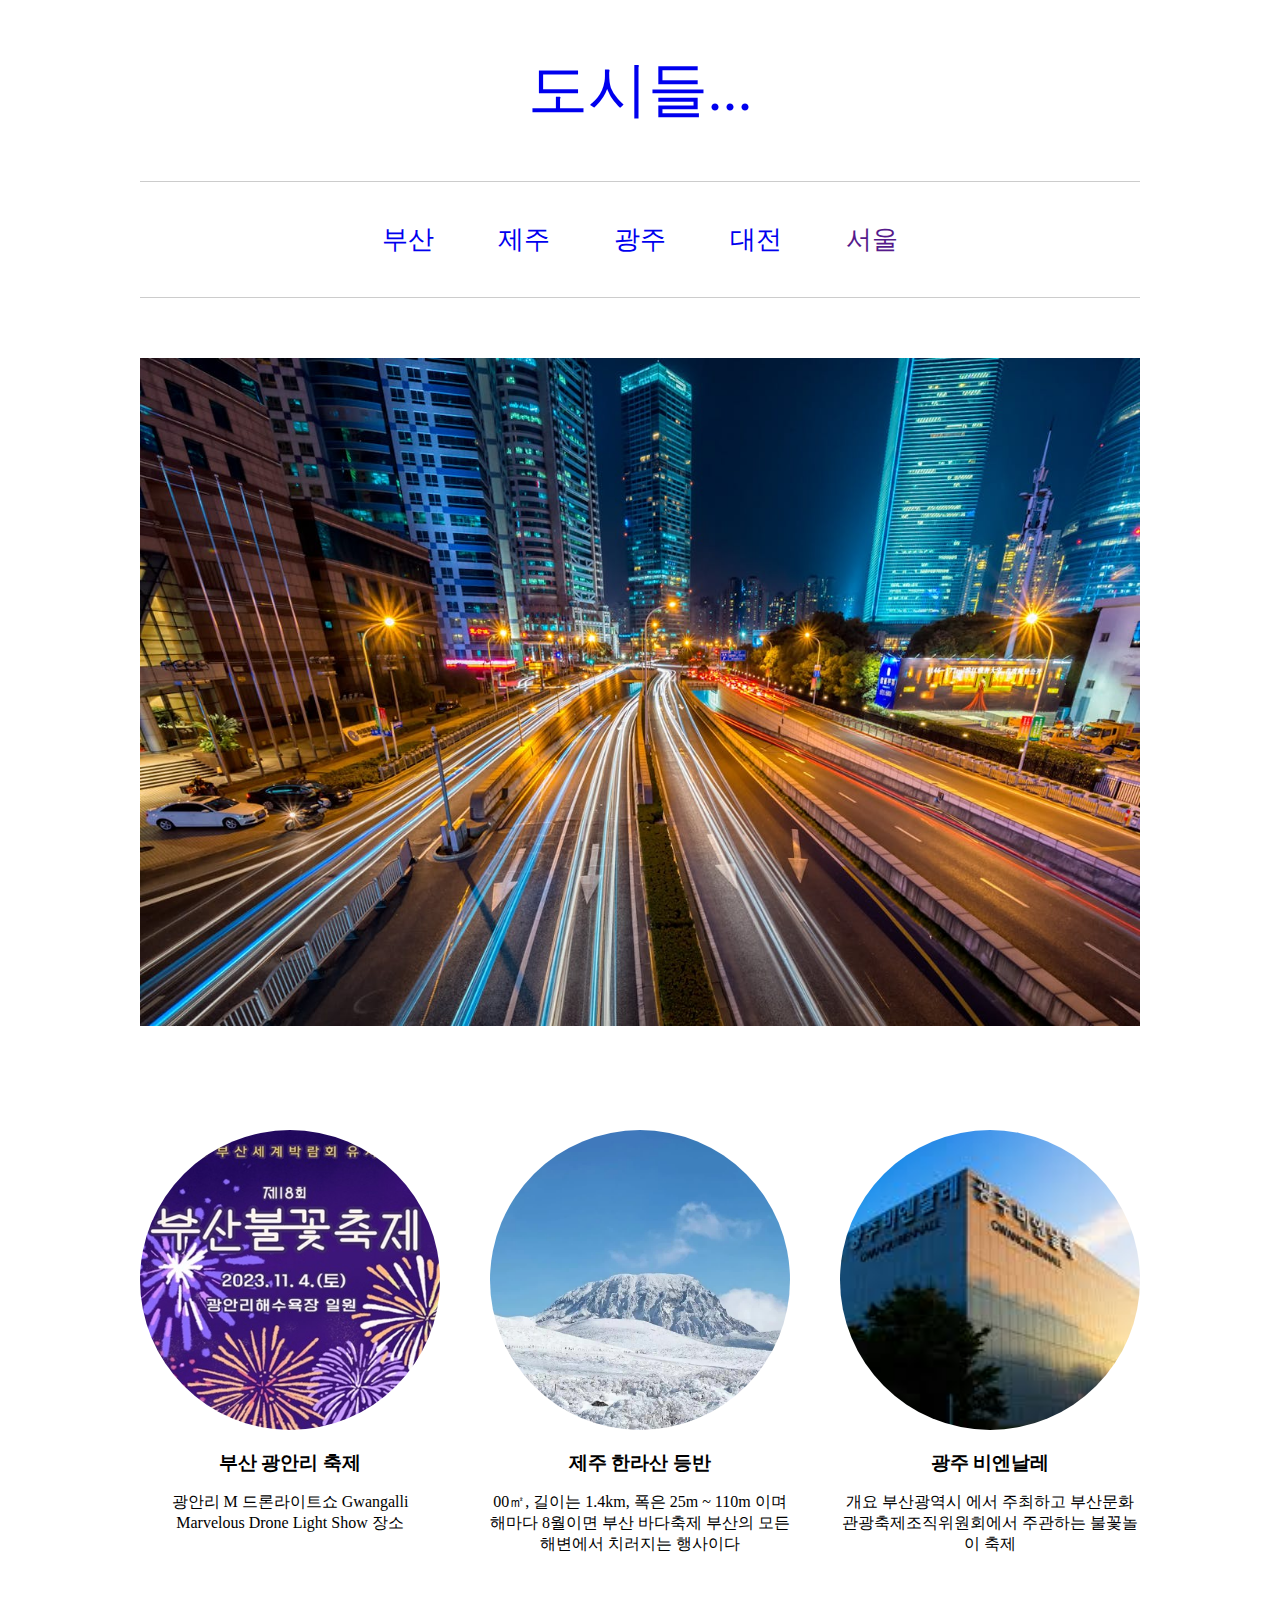
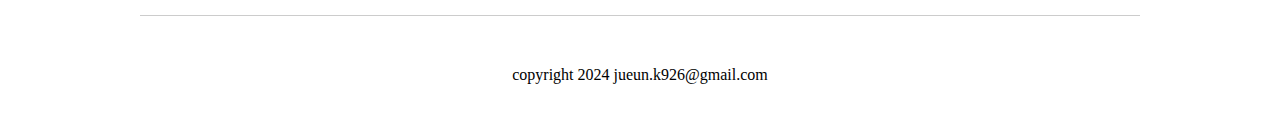
<file: index.html>
<!DOCTYPE html>
<html lang="ko">
<head>
    <meta charset="UTF-8">
    <meta name="viewport" content="width=device-width, initial-scale=1.0">
    <title>도시들...</title>
    <link rel="stylesheet" href="./css/main.css">
</head>
<body>
    <div class="container">
        <h1 class="title"><a href="./index.html">도시들...</a></h1>
        <ul class="nav">
            <li><a href="./busan.html">부산</a></li>
            <li><a href="./jeju.html">제주</a></li>
            <li><a href="./gwangju.html">광주</a></li>
            <li><a href="./daejeon.html">대전</a></li>
            <li><a href="">서울</a></li>
        </ul>

        <div class="slide">
            <img src="./images/slide.jpg" alt="슬라이드 이미지">
        </div>

        <ul class="list">
            <li>
                <div class="photo">
                    <img src="./images/thumb-01.jpg" alt="">
                </div>
                <div class="text">
                    <h3>부산 광안리 축제</h3>
                    <p>광안리 M 드론라이트쇼 Gwangalli Marvelous Drone Light Show 장소</p>
                </div>
            </li>
            <li>
                <div class="photo">
                    <img src="./images/thumb-02.jpg" alt="">
                </div>
                <div class="text">
                    <h3>제주 한라산 등반</h3>
                    <p>00㎡, 길이는 1.4km, 폭은 25m ~ 110m 이며 해마다 8월이면 부산 바다축제 부산의 모든 해변에서 치러지는 행사이다</p>
                </div>
            </li>
            <li>
                <div class="photo">
                    <img src="./images/thumb-03.jpg" alt="">
                </div>
                <div class="text">
                    <h3>광주 비엔날레</h3>
                    <p>개요 부산광역시 에서 주최하고 부산문화관광축제조직위원회에서 주관하는 불꽃놀이 축제</p>
                </div>
            </li>
        </ul>

        <div class="copyright">
            <p>copyright 2024 jueun.k926@gmail.com</p>
        </div>
    </div>
</body>
</html>
</file>
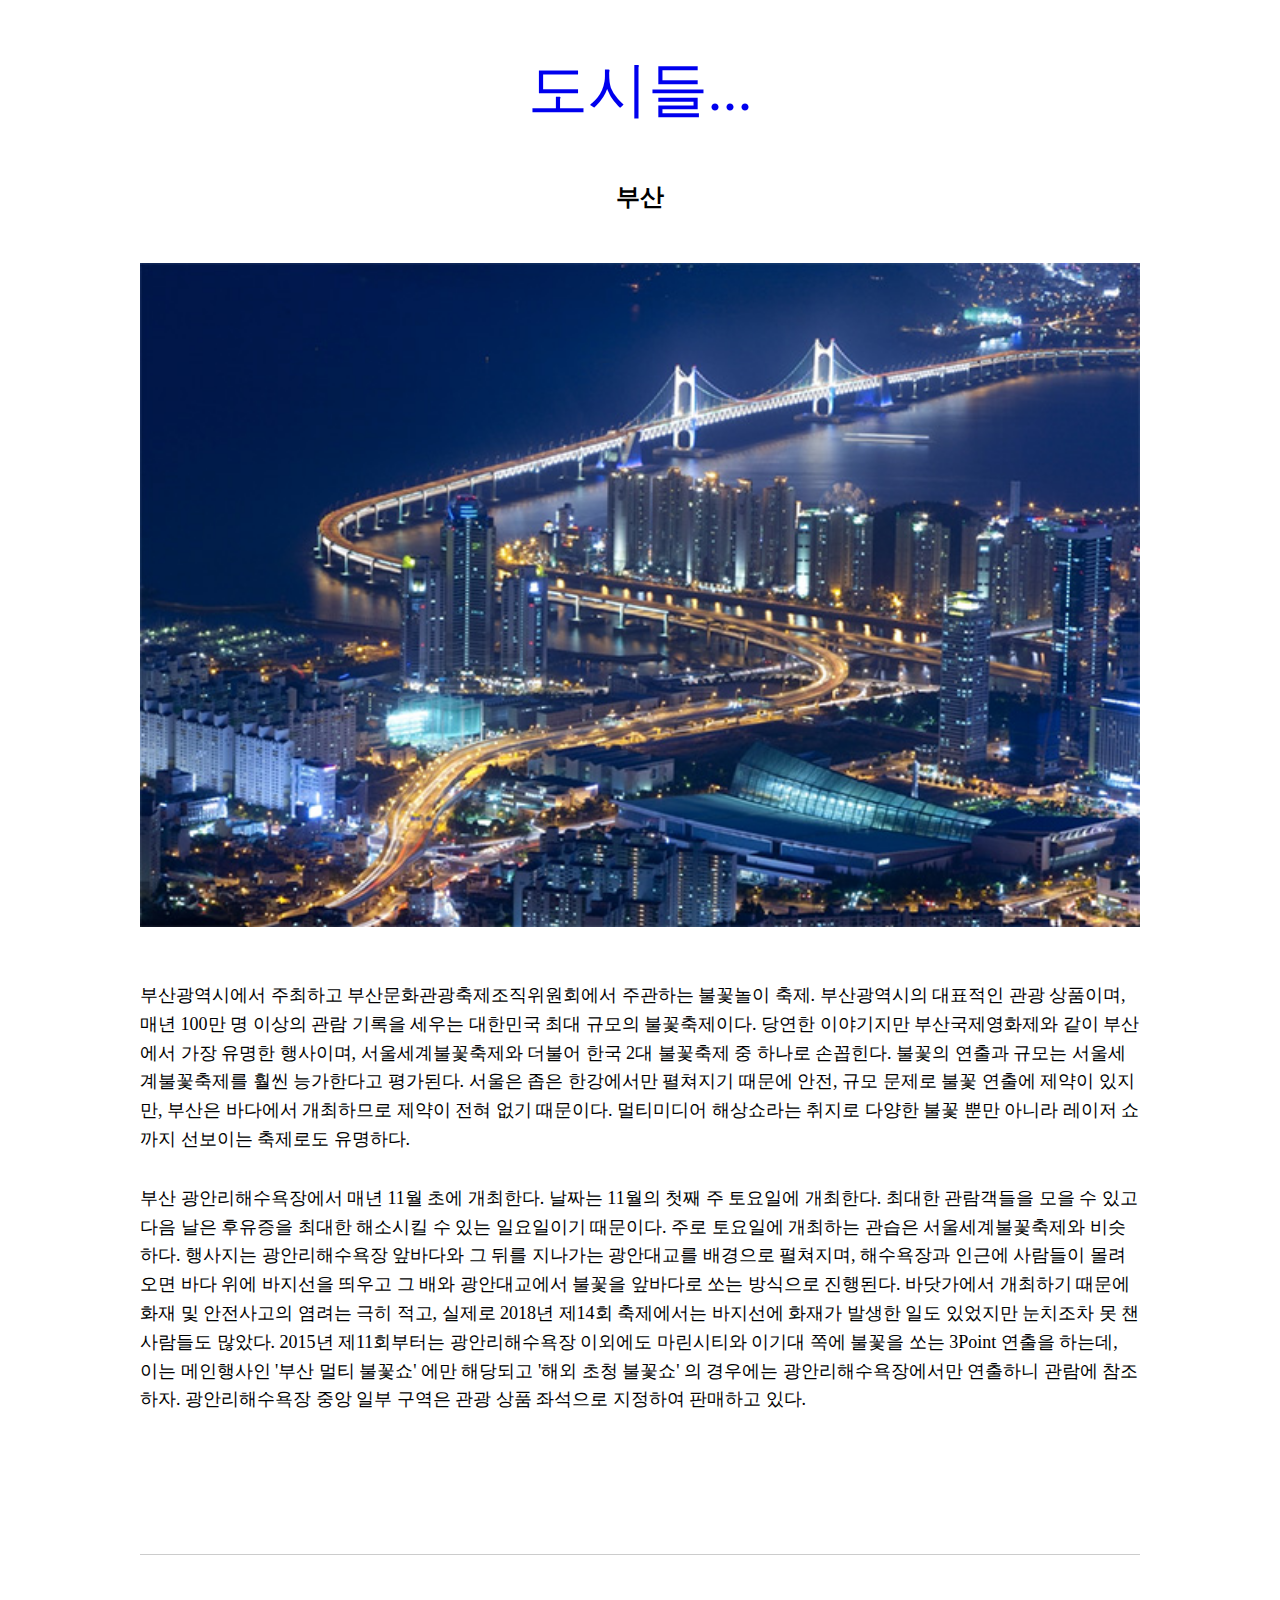
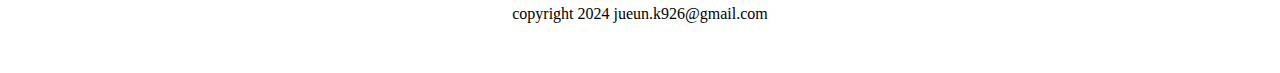
<file: busan.html>
<!DOCTYPE html>
<html lang="ko">
<head>
    <meta charset="UTF-8">
    <meta name="viewport" content="width=device-width, initial-scale=1.0">
    <title>부산</title>
    <link rel="stylesheet" href="./css/main.css">
</head>
<body>
    <div class="container">
        <h1 class="title"><a href="./index.html">도시들...</a></h1>

        <h2>부산</h2>
        <div class="photo">
            <img src="./images/busan.jpg" alt="부산 야경">
        </div>
        <div class="city_text">
            <p>
                부산광역시에서 주최하고 부산문화관광축제조직위원회에서 주관하는 불꽃놀이 축제.
                부산광역시의 대표적인 관광 상품이며, 매년 100만 명 이상의 관람 기록을 세우는 대한민국 최대 규모의 불꽃축제이다.
                당연한 이야기지만 부산국제영화제와 같이 부산에서 가장 유명한 행사이며, 서울세계불꽃축제와 더불어 한국 2대 불꽃축제 중 하나로 손꼽힌다. 불꽃의 연출과 규모는 서울세계불꽃축제를 훨씬 능가한다고 평가된다. 서울은 좁은 한강에서만 펼쳐지기 때문에 안전, 규모 문제로 불꽃 연출에 제약이 있지만, 부산은 바다에서 개최하므로 제약이 전혀 없기 때문이다.
                멀티미디어 해상쇼라는 취지로 다양한 불꽃 뿐만 아니라 레이저 쇼까지 선보이는 축제로도 유명하다.
            </p>
            <p>
                부산 광안리해수욕장에서 매년 11월 초에 개최한다. 날짜는 11월의 첫째 주 토요일에 개최한다. 최대한 관람객들을 모을 수 있고 다음 날은 후유증을 최대한 해소시킬 수 있는 일요일이기 때문이다. 주로 토요일에 개최하는 관습은 서울세계불꽃축제와 비슷하다.
                행사지는 광안리해수욕장 앞바다와 그 뒤를 지나가는 광안대교를 배경으로 펼쳐지며, 해수욕장과 인근에 사람들이 몰려오면 바다 위에 바지선을 띄우고 그 배와 광안대교에서 불꽃을 앞바다로 쏘는 방식으로 진행된다. 바닷가에서 개최하기 때문에 화재 및 안전사고의 염려는 극히 적고, 실제로 2018년 제14회 축제에서는 바지선에 화재가 발생한 일도 있었지만 눈치조차 못 챈 사람들도 많았다.
                2015년 제11회부터는 광안리해수욕장 이외에도 마린시티와 이기대 쪽에 불꽃을 쏘는 3Point 연출을 하는데, 이는 메인행사인 '부산 멀티 불꽃쇼' 에만 해당되고 '해외 초청 불꽃쇼' 의 경우에는 광안리해수욕장에서만 연출하니 관람에 참조하자. 광안리해수욕장 중앙 일부 구역은 관광 상품 좌석으로 지정하여 판매하고 있다.
            </p>        
        </div>
        
        <div class="copyright">
            <p>copyright 2024 jueun.k926@gmail.com</p>
        </div>
    </div>
</body>
</html>
</file>
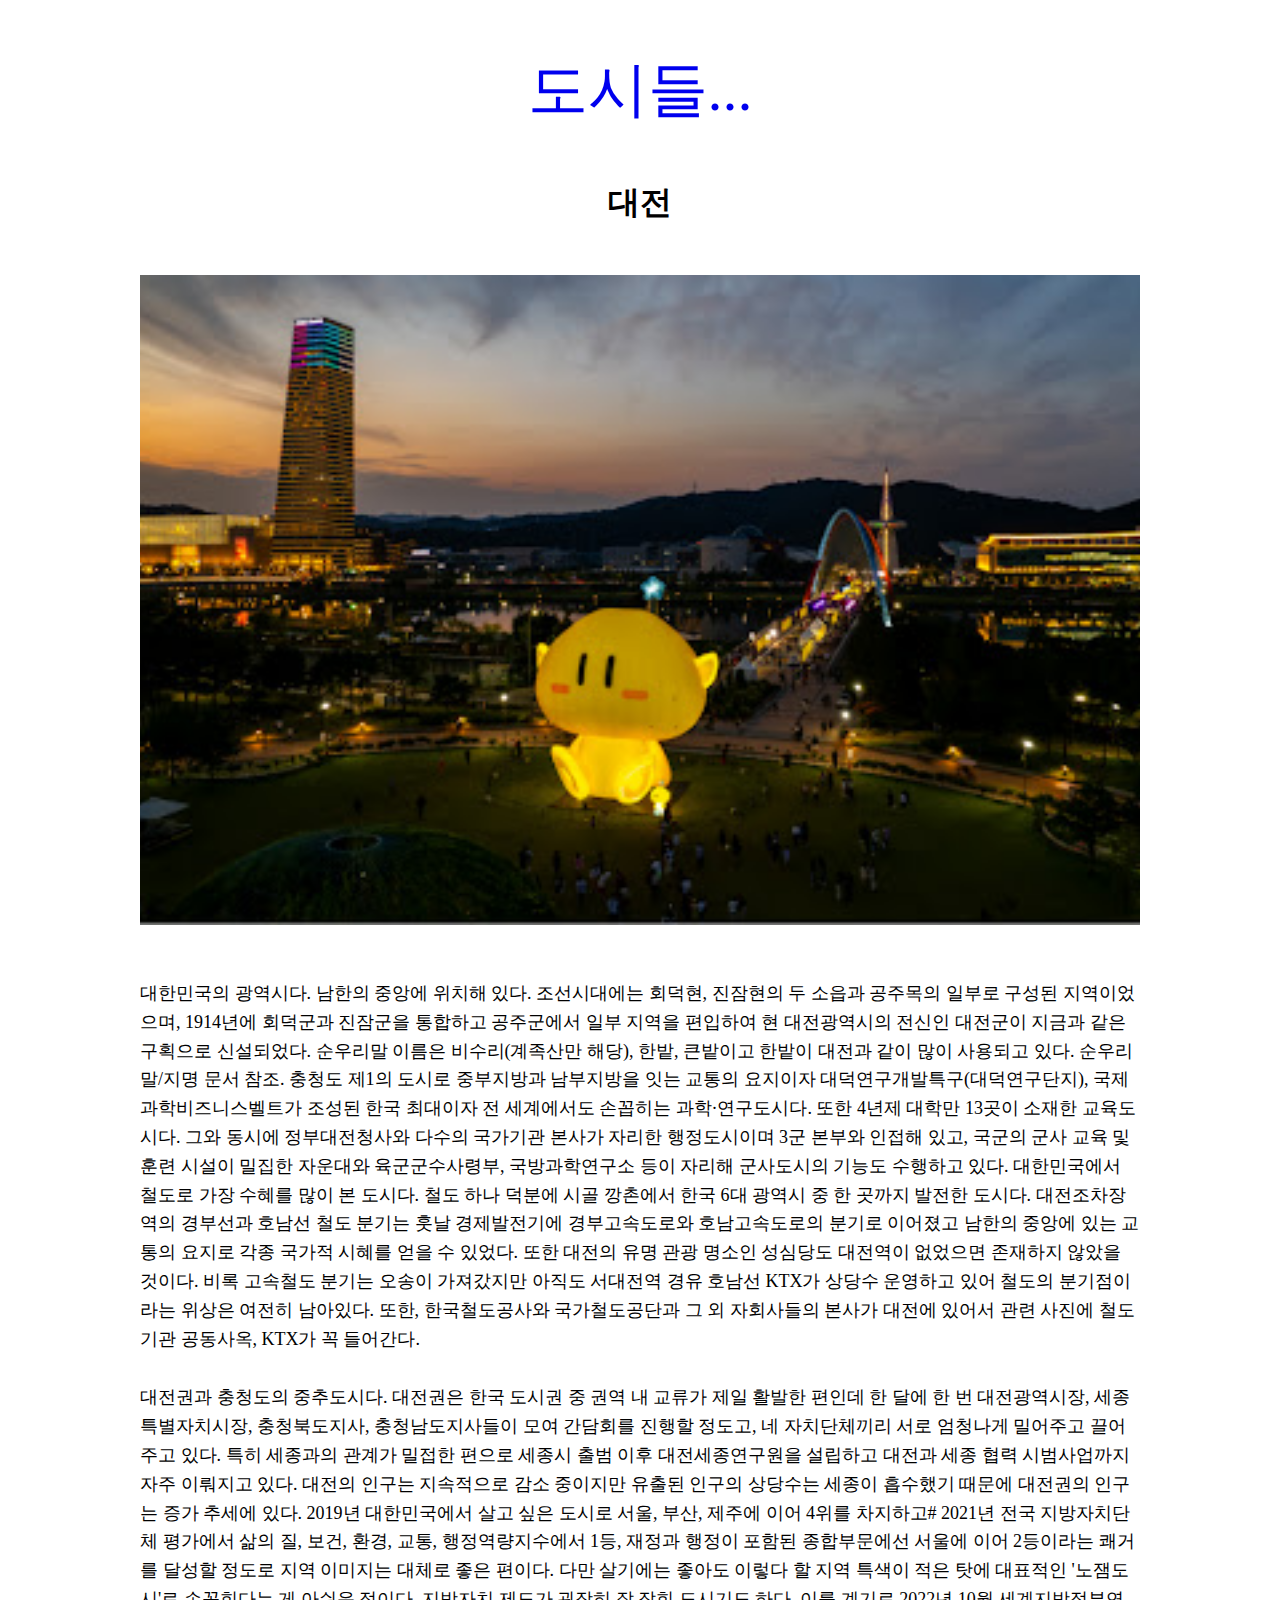
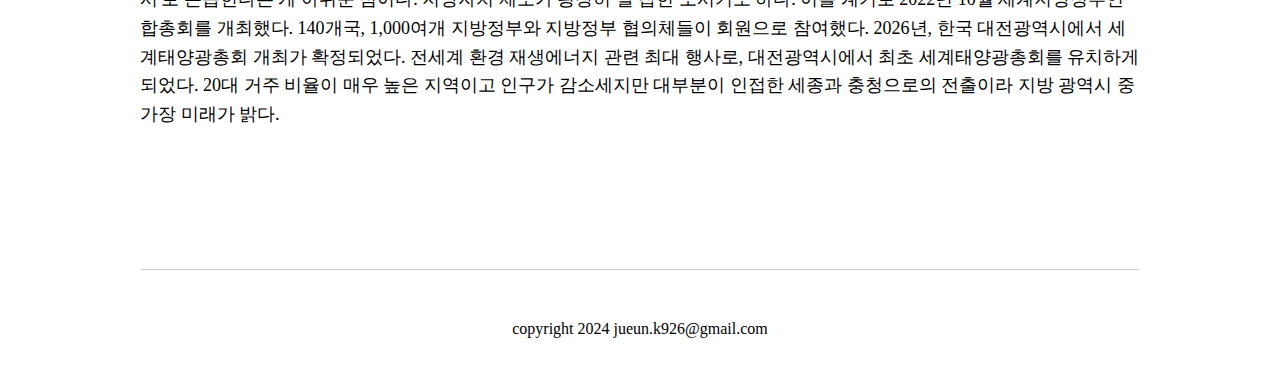
<file: daejeon.html>
<!DOCTYPE html>
<html lang="ko">
<head>
    <meta charset="UTF-8">
    <meta name="viewport" content="width=device-width, initial-scale=1.0">
    <title>대전</title>
    <link rel="stylesheet" href="./css/main.css">
</head>
<body>
    <div class="container">
        <h1 class="title"><a href="./index.html">도시들...</a></h1>

        <h2 class="city_name">대전</h2>
        <div class="daejeon_photo">
            <img src="./images/daejeon.jpg" alt="대전">
        </div>
        <div class="city_text">
            <p>
                대한민국의 광역시다. 남한의 중앙에 위치해 있다. 조선시대에는 회덕현, 진잠현의 두 소읍과 공주목의 일부로 구성된 지역이었으며, 1914년에 회덕군과 진잠군을 통합하고 공주군에서 일부 지역을 편입하여 현 대전광역시의 전신인 대전군이 지금과 같은 구획으로 신설되었다. 순우리말 이름은 비수리(계족산만 해당), 한밭, 큰밭이고 한밭이 대전과 같이 많이 사용되고 있다. 순우리말/지명 문서 참조.
                충청도 제1의 도시로 중부지방과 남부지방을 잇는 교통의 요지이자 대덕연구개발특구(대덕연구단지), 국제과학비즈니스벨트가 조성된 한국 최대이자 전 세계에서도 손꼽히는 과학·연구도시다. 또한 4년제 대학만 13곳이 소재한 교육도시다.
                그와 동시에 정부대전청사와 다수의 국가기관 본사가 자리한 행정도시이며 3군 본부와 인접해 있고, 국군의 군사 교육 및 훈련 시설이 밀집한 자운대와 육군군수사령부, 국방과학연구소 등이 자리해 군사도시의 기능도 수행하고 있다.
                대한민국에서 철도로 가장 수혜를 많이 본 도시다. 철도 하나 덕분에 시골 깡촌에서 한국 6대 광역시 중 한 곳까지 발전한 도시다. 대전조차장역의 경부선과 호남선 철도 분기는 훗날 경제발전기에 경부고속도로와 호남고속도로의 분기로 이어졌고 남한의 중앙에 있는 교통의 요지로 각종 국가적 시혜를 얻을 수 있었다. 또한 대전의 유명 관광 명소인 성심당도 대전역이 없었으면 존재하지 않았을 것이다. 비록 고속철도 분기는 오송이 가져갔지만 아직도 서대전역 경유 호남선 KTX가 상당수 운영하고 있어 철도의 분기점이라는 위상은 여전히 남아있다. 또한, 한국철도공사와 국가철도공단과 그 외 자회사들의 본사가 대전에 있어서 관련 사진에 철도기관 공동사옥, KTX가 꼭 들어간다.
            </p>
            <p>
                대전권과 충청도의 중추도시다. 대전권은 한국 도시권 중 권역 내 교류가 제일 활발한 편인데 한 달에 한 번 대전광역시장, 세종특별자치시장, 충청북도지사, 충청남도지사들이 모여 간담회를 진행할 정도고, 네 자치단체끼리 서로 엄청나게 밀어주고 끌어주고 있다. 특히 세종과의 관계가 밀접한 편으로 세종시 출범 이후 대전세종연구원을 설립하고 대전과 세종 협력 시범사업까지 자주 이뤄지고 있다. 대전의 인구는 지속적으로 감소 중이지만 유출된 인구의 상당수는 세종이 흡수했기 때문에 대전권의 인구는 증가 추세에 있다.
                2019년 대한민국에서 살고 싶은 도시로 서울, 부산, 제주에 이어 4위를 차지하고# 2021년 전국 지방자치단체 평가에서 삶의 질, 보건, 환경, 교통, 행정역량지수에서 1등, 재정과 행정이 포함된 종합부문에선 서울에 이어 2등이라는 쾌거를 달성할 정도로 지역 이미지는 대체로 좋은 편이다. 다만 살기에는 좋아도 이렇다 할 지역 특색이 적은 탓에 대표적인 '노잼도시'로 손꼽힌다는 게 아쉬운 점이다.
                지방자치 제도가 굉장히 잘 잡힌 도시기도 하다. 이를 계기로 2022년 10월 세계지방정부연합총회를 개최했다. 140개국, 1,000여개 지방정부와 지방정부 협의체들이 회원으로 참여했다.
                2026년, 한국 대전광역시에서 세계태양광총회 개최가 확정되었다. 전세계 환경 재생에너지 관련 최대 행사로, 대전광역시에서 최초 세계태양광총회를 유치하게 되었다.
                20대 거주 비율이 매우 높은 지역이고 인구가 감소세지만 대부분이 인접한 세종과 충청으로의 전출이라 지방 광역시 중 가장 미래가 밝다.
            </p>        
        </div>
        
        <div class="copyright">
            <p>copyright 2024 jueun.k926@gmail.com</p>
        </div>
    </div>
</body>
</html>
</file>
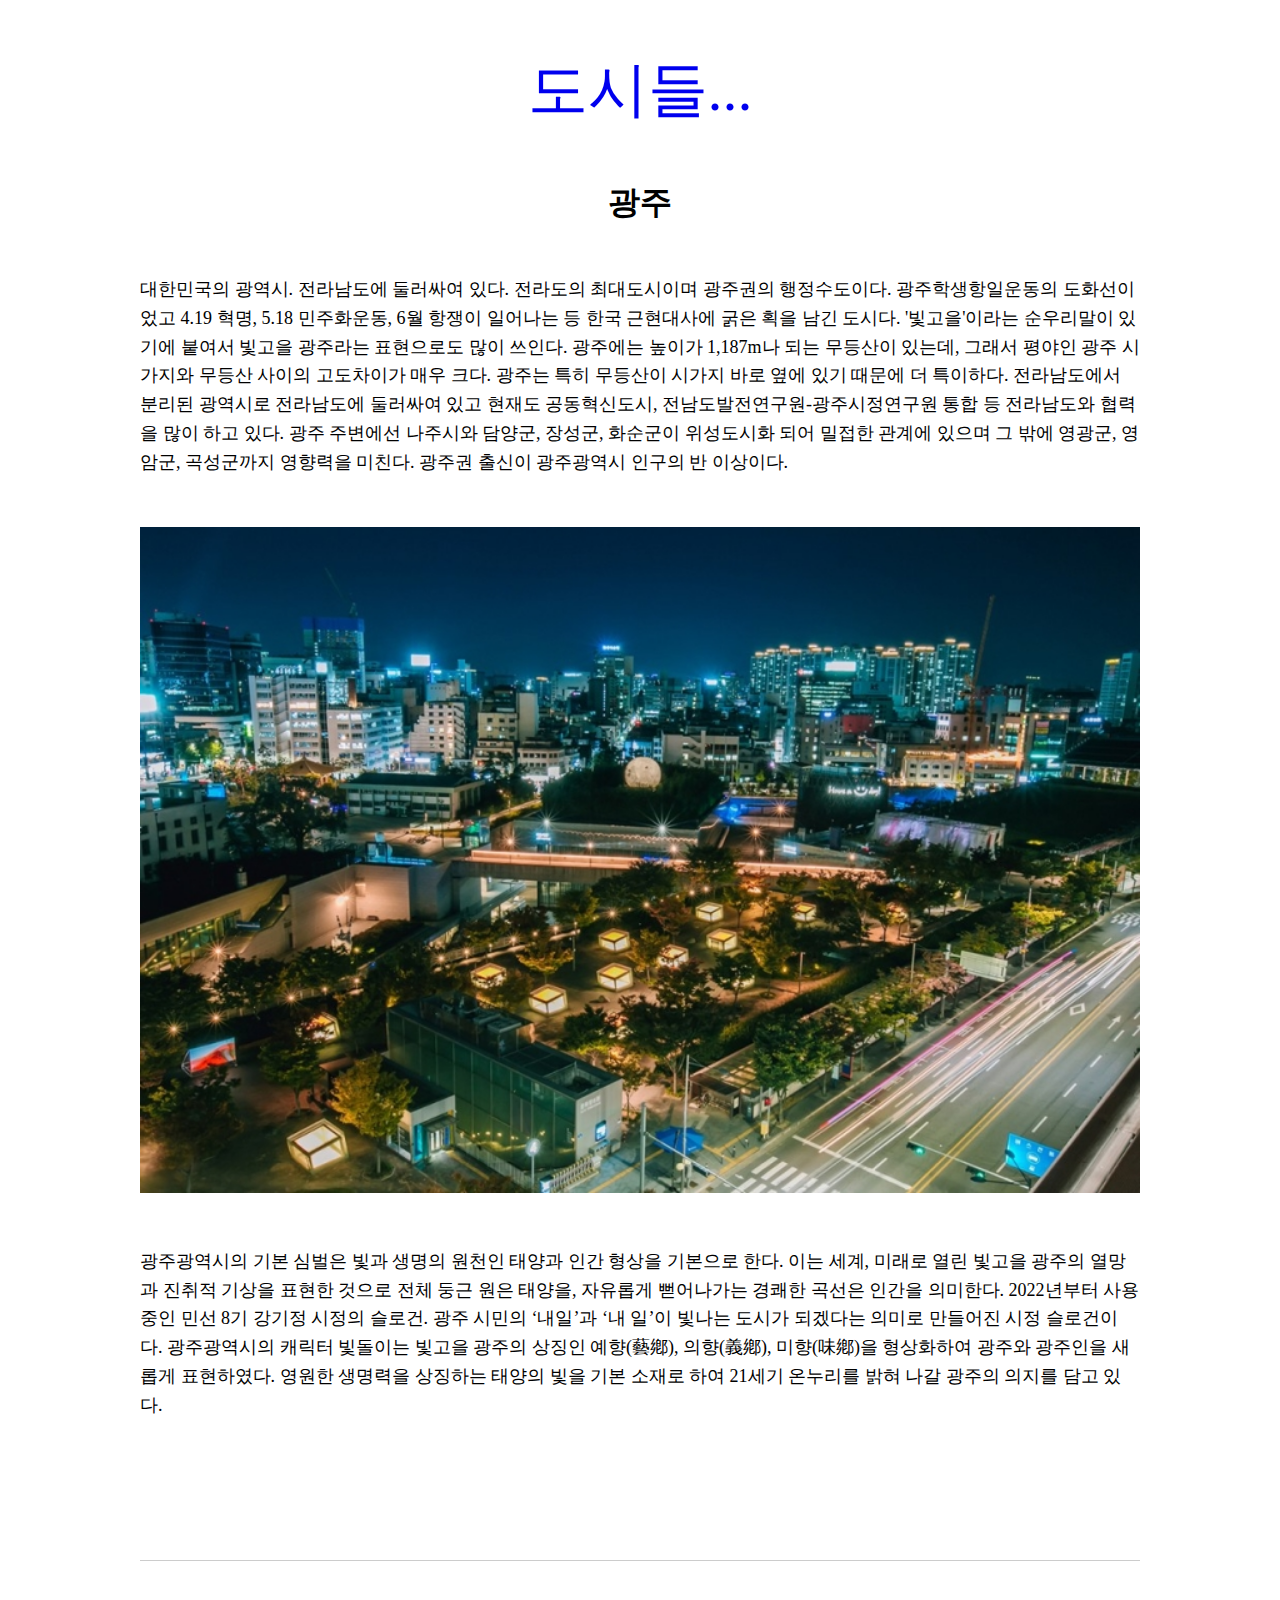
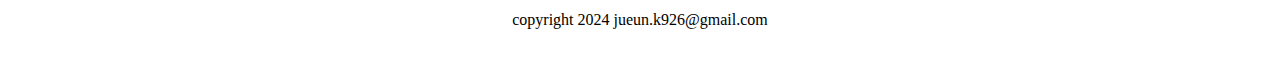
<file: gwangju.html>
<!DOCTYPE html>
<html lang="ko">
<head>
    <meta charset="UTF-8">
    <meta name="viewport" content="width=device-width, initial-scale=1.0">
    <title>광주</title>
    <link rel="stylesheet" href="./css/main.css">
</head>
<body>
    <div class="container">
        <h1 class="title"><a href="./index.html">도시들...</a></h1>

        <h2 class="city_name">광주</h2>
        <div class="upper_text">
            <p>
                대한민국의 광역시. 전라남도에 둘러싸여 있다. 전라도의 최대도시이며 광주권의 행정수도이다. 광주학생항일운동의 도화선이었고 4.19 혁명, 5.18 민주화운동, 6월 항쟁이 일어나는 등 한국 근현대사에 굵은 획을 남긴 도시다.
                '빛고을'이라는 순우리말이 있기에 붙여서 빛고을 광주라는 표현으로도 많이 쓰인다.
                광주에는 높이가 1,187m나 되는 무등산이 있는데, 그래서 평야인 광주 시가지와 무등산 사이의 고도차이가 매우 크다. 광주는 특히 무등산이 시가지 바로 옆에 있기 때문에 더 특이하다.
                전라남도에서 분리된 광역시로 전라남도에 둘러싸여 있고 현재도 공동혁신도시, 전남도발전연구원-광주시정연구원 통합 등 전라남도와 협력을 많이 하고 있다. 광주 주변에선 나주시와 담양군, 장성군, 화순군이 위성도시화 되어 밀접한 관계에 있으며 그 밖에 영광군, 영암군, 곡성군까지 영향력을 미친다.
                광주권 출신이 광주광역시 인구의 반 이상이다.
            </p>
        </div>
        <div class="photo">
            <img src="./images/gwangju.jpg" alt="광주 야경">
        </div>
        <div class="city_text">
            <p>
                광주광역시의 기본 심벌은 빛과 생명의 원천인 태양과 인간 형상을 기본으로 한다. 이는 세계, 미래로 열린 빛고을 광주의 열망과 진취적 기상을 표현한 것으로 전체 둥근 원은 태양을, 자유롭게 뻗어나가는 경쾌한 곡선은 인간을 의미한다.
                2022년부터 사용 중인 민선 8기 강기정 시정의 슬로건. 광주 시민의 ‘내일’과 ‘내 일’이 빛나는 도시가 되겠다는 의미로 만들어진 시정 슬로건이다.
                광주광역시의 캐릭터 빛돌이는 빛고을 광주의 상징인 예향(藝鄕), 의향(義鄕), 미향(味鄕)을 형상화하여 광주와 광주인을 새롭게 표현하였다. 영원한 생명력을 상징하는 태양의 빛을 기본 소재로 하여 21세기 온누리를 밝혀 나갈 광주의 의지를 담고 있다.
            </p>
        </div>
        
        <div class="copyright">
            <p>copyright 2024 jueun.k926@gmail.com</p>
        </div>
    </div>
</body>
</html>
</file>
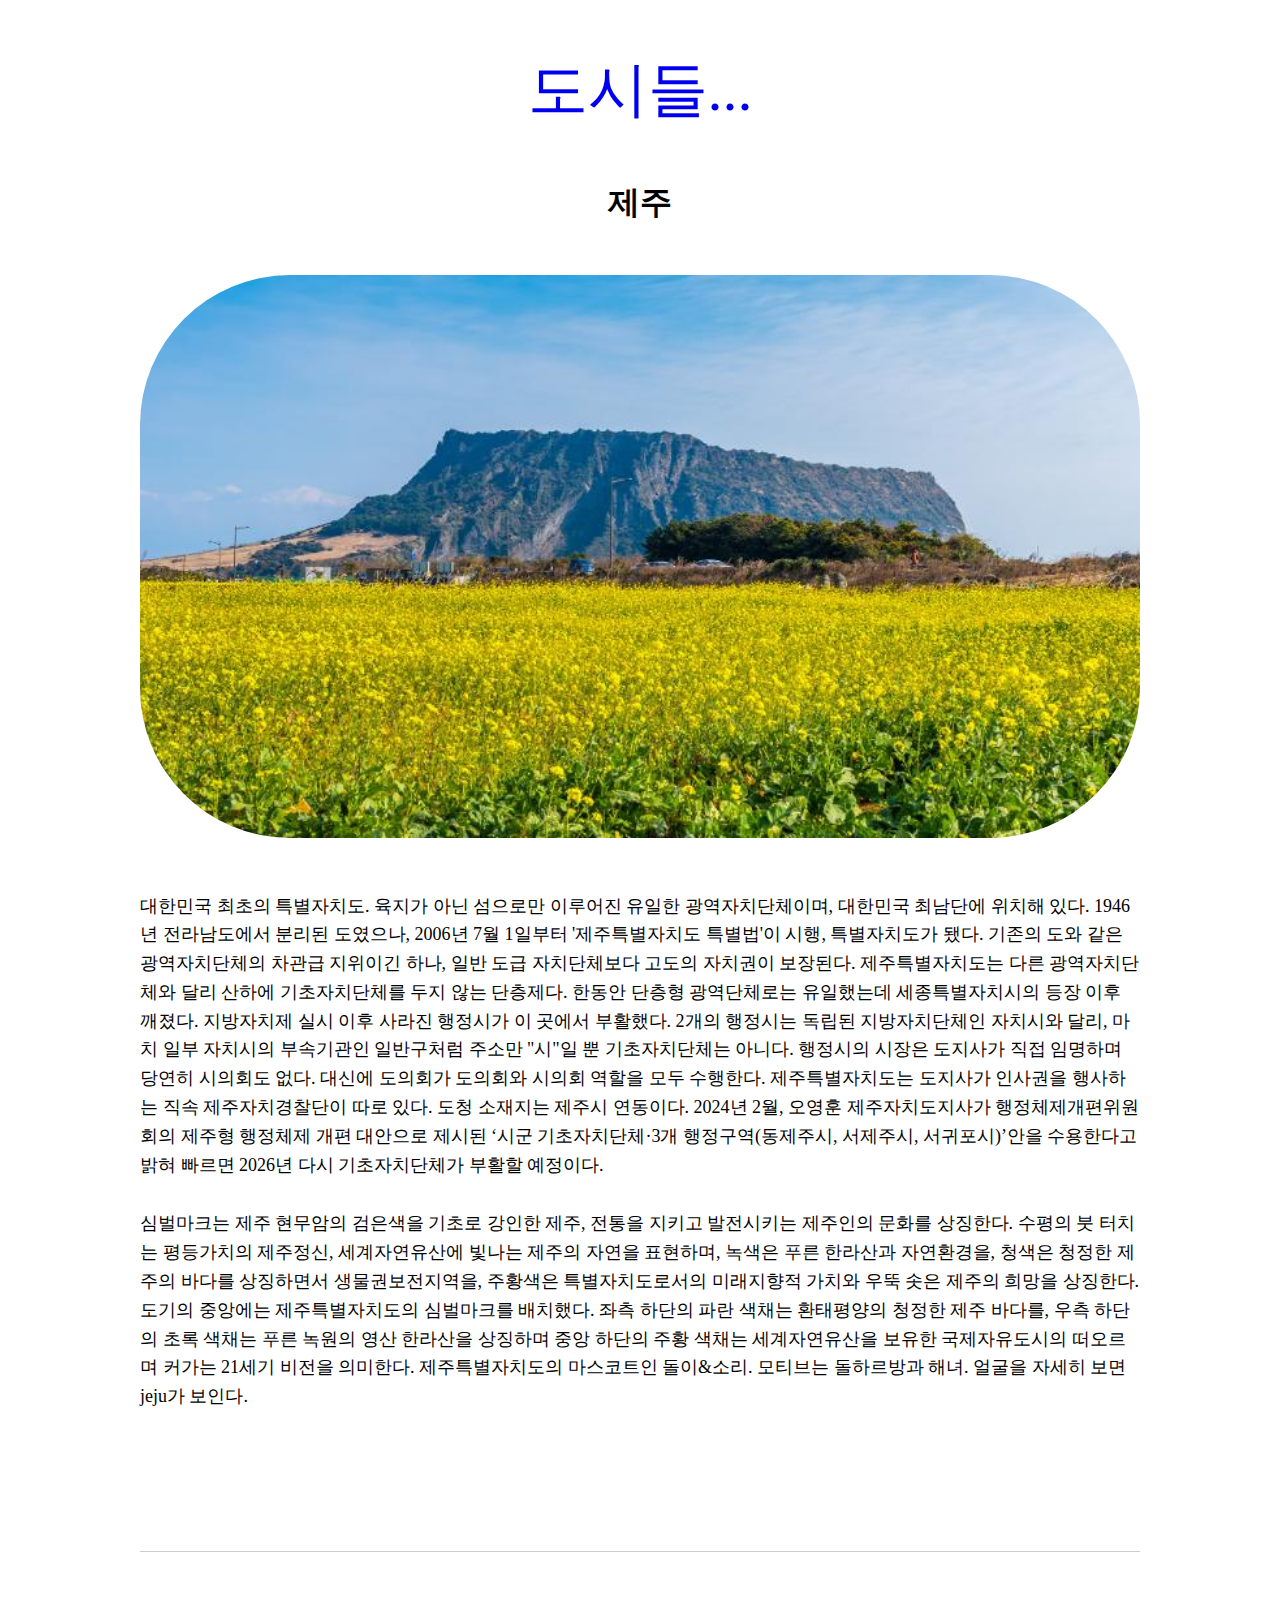
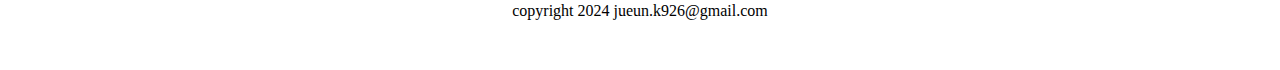
<file: jeju.html>
<!DOCTYPE html>
<html lang="ko">
<head>
    <meta charset="UTF-8">
    <meta name="viewport" content="width=device-width, initial-scale=1.0">
    <title>제주</title>
    <link rel="stylesheet" href="./css/main.css">
</head>
<body>
    <div class="container">
        <h1 class="title"><a href="./index.html">도시들...</a></h1>

        <h2 class="city_name">제주</h2>
        <div class="jeju_photo">
            <img src="./images/jeju.jpg" alt="제주도">
        </div>
        <div class="city_text">
            <p>
                대한민국 최초의 특별자치도. 육지가 아닌 섬으로만 이루어진 유일한 광역자치단체이며, 대한민국 최남단에 위치해 있다.
                1946년 전라남도에서 분리된 도였으나, 2006년 7월 1일부터 '제주특별자치도 특별법'이 시행, 특별자치도가 됐다. 기존의 도와 같은 광역자치단체의 차관급 지위이긴 하나, 일반 도급 자치단체보다 고도의 자치권이 보장된다. 제주특별자치도는 다른 광역자치단체와 달리 산하에 기초자치단체를 두지 않는 단층제다. 한동안 단층형 광역단체로는 유일했는데 세종특별자치시의 등장 이후 깨졌다.
                지방자치제 실시 이후 사라진 행정시가 이 곳에서 부활했다. 2개의 행정시는 독립된 지방자치단체인 자치시와 달리, 마치 일부 자치시의 부속기관인 일반구처럼 주소만 "시"일 뿐 기초자치단체는 아니다. 행정시의 시장은 도지사가 직접 임명하며 당연히 시의회도 없다. 대신에 도의회가 도의회와 시의회 역할을 모두 수행한다. 제주특별자치도는 도지사가 인사권을 행사하는 직속 제주자치경찰단이 따로 있다. 도청 소재지는 제주시 연동이다.
                2024년 2월, 오영훈 제주자치도지사가 행정체제개편위원회의 제주형 행정체제 개편 대안으로 제시된 ‘시군 기초자치단체·3개 행정구역(동제주시, 서제주시, 서귀포시)’안을 수용한다고 밝혀 빠르면 2026년 다시 기초자치단체가 부활할 예정이다.
            </p>
            <p>
                심벌마크는 제주 현무암의 검은색을 기초로 강인한 제주, 전통을 지키고 발전시키는 제주인의 문화를 상징한다. 수평의 붓 터치는 평등가치의 제주정신, 세계자연유산에 빛나는 제주의 자연을 표현하며, 녹색은 푸른 한라산과 자연환경을, 청색은 청정한 제주의 바다를 상징하면서 생물권보전지역을, 주황색은 특별자치도로서의 미래지향적 가치와 우뚝 솟은 제주의 희망을 상징한다.
                도기의 중앙에는 제주특별자치도의 심벌마크를 배치했다. 좌측 하단의 파란 색채는 환태평양의 청정한 제주 바다를, 우측 하단의 초록 색채는 푸른 녹원의 영산 한라산을 상징하며 중앙 하단의 주황 색채는 세계자연유산을 보유한 국제자유도시의 떠오르며 커가는 21세기 비전을 의미한다.
                제주특별자치도의 마스코트인 돌이&소리. 모티브는 돌하르방과 해녀. 얼굴을 자세히 보면 jeju가 보인다.
            </p>        
        </div>
        
        <div class="copyright">
            <p>copyright 2024 jueun.k926@gmail.com</p>
        </div>
    </div>
</body>
</html>
</file>
<file: css/main.css>
* {
    margin: 0;
    padding: 0;
    box-sizing: border-box;
}

ul {
    list-style: none;
}

a {
    text-decoration: none;
}

img {
    width: 100%;
}

h2 {
    text-align: center;
    margin-bottom: 50px;
}

.container {
    width: 1000px;
    margin: 0 auto;
}

.title {
    font-size: 60px;
    font-weight: normal;
    text-align: center;
    padding-top: 50px;
    padding-bottom: 50px;
}

.nav {
    text-align: center;
    padding-top: 40px;
    padding-bottom: 40px;
    border-top: 1px solid #ccc;
    border-bottom: 1px solid #ccc;
    margin-bottom: 60px;
}

.nav li {
    display: inline;
}

.nav li a {
    font-size: 26px;
    padding: 30px;
}

.slide {
    margin-bottom: 100px;
}

.list {
    display: flex;
    gap: 50px;
}

.list li {
    width: 300px;
}

.list li .photo {
    width: 300px;
    height: 300px;
}

.list li .photo img{
    width: 100%;
    height: 100%;
    object-fit: cover;
    border-radius: 100%;
}

.list li .text {
    text-align: center;
    margin-top: 20px;
}

.list li .text h3 {
    margin-bottom: 16px;
}

.city_text {
    padding: 50px 0 50px 0;
}

.city_text p {
    margin-bottom: 30px;
    font-size: 18px;
    line-height: 1.6;
}

.upper_text p {
    margin-bottom: 50px;
    font-size: 18px;
    line-height: 1.6;
}

.jeju_photo img {
    border-radius: 150px;
}

.city_name {
    font-size: 32px;
}

.daejeon_photo img{
    width: 1000px;
    height: 650px;
    object-fit: cover;
}

.copyright {
    padding: 50px 0 50px 0;
    text-align: center;
    border-top: 1px solid #ccc;
    margin-top: 60px;
}
</file>
